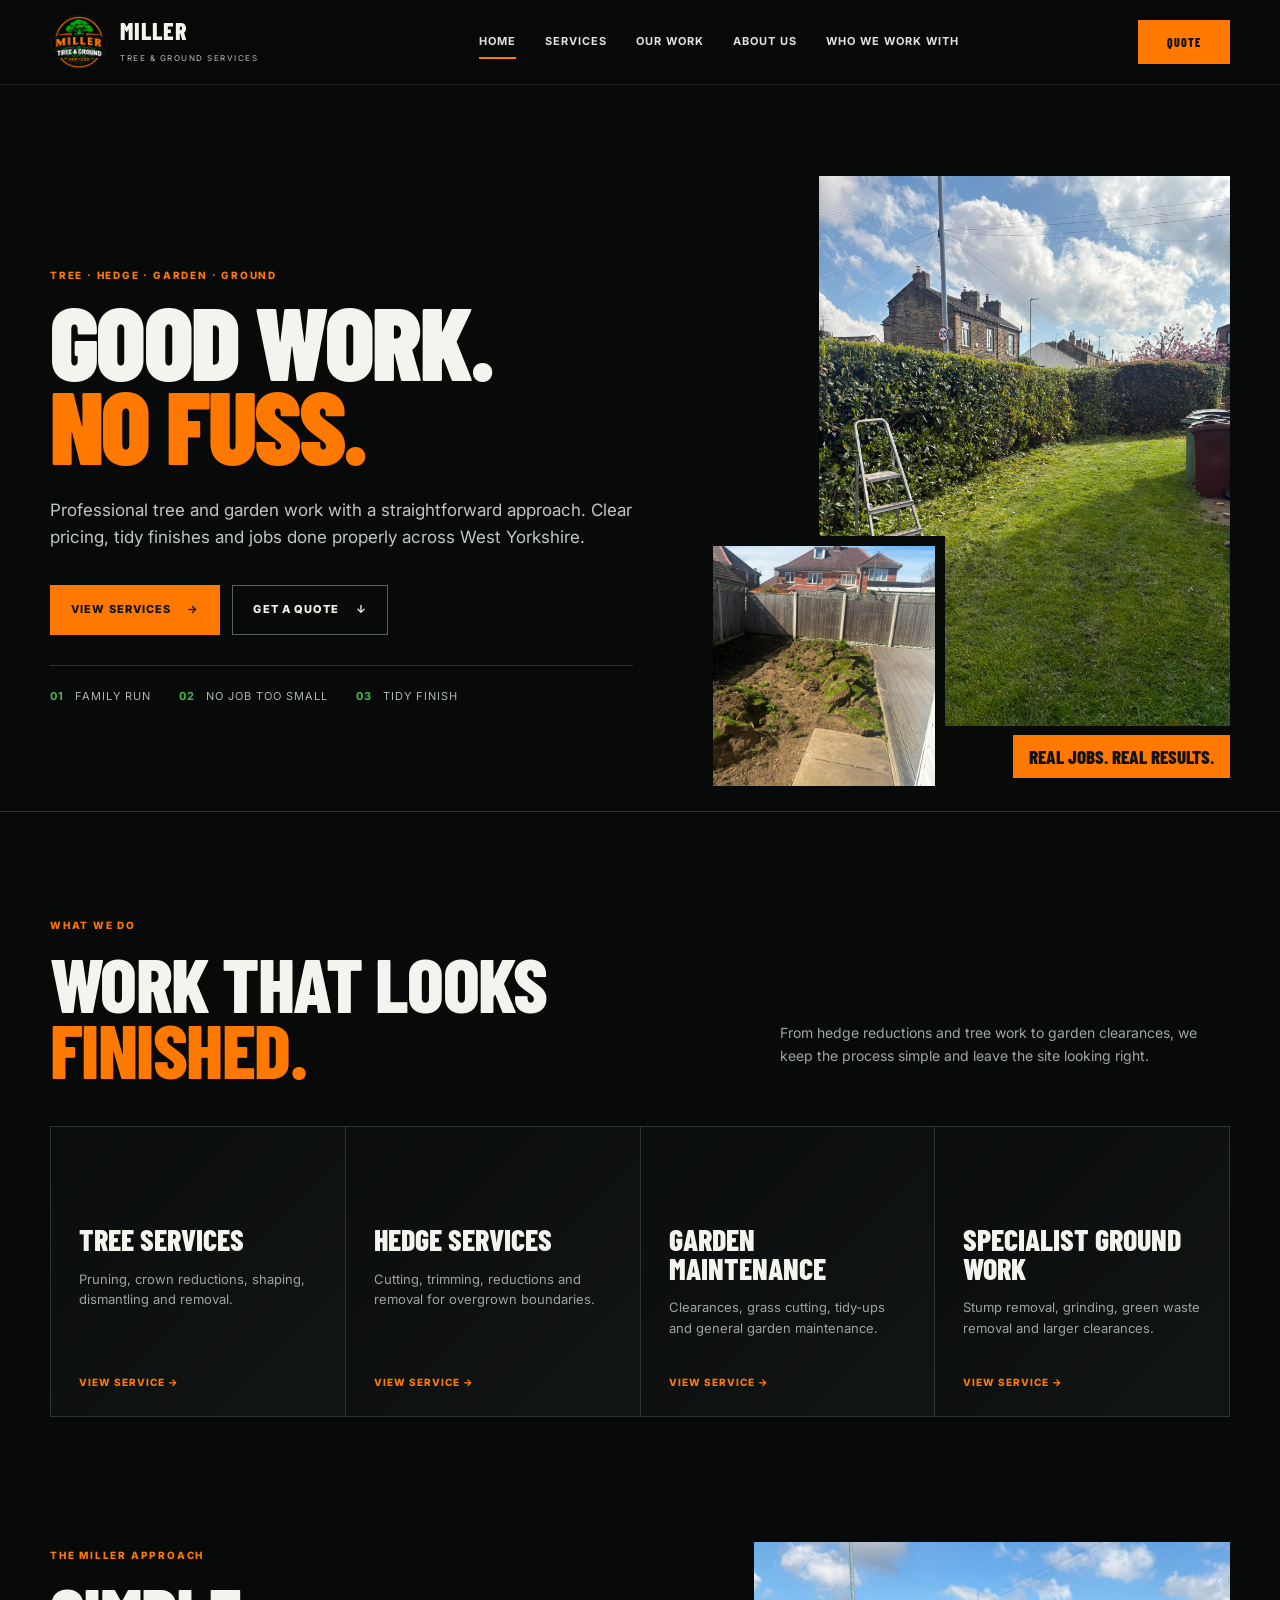
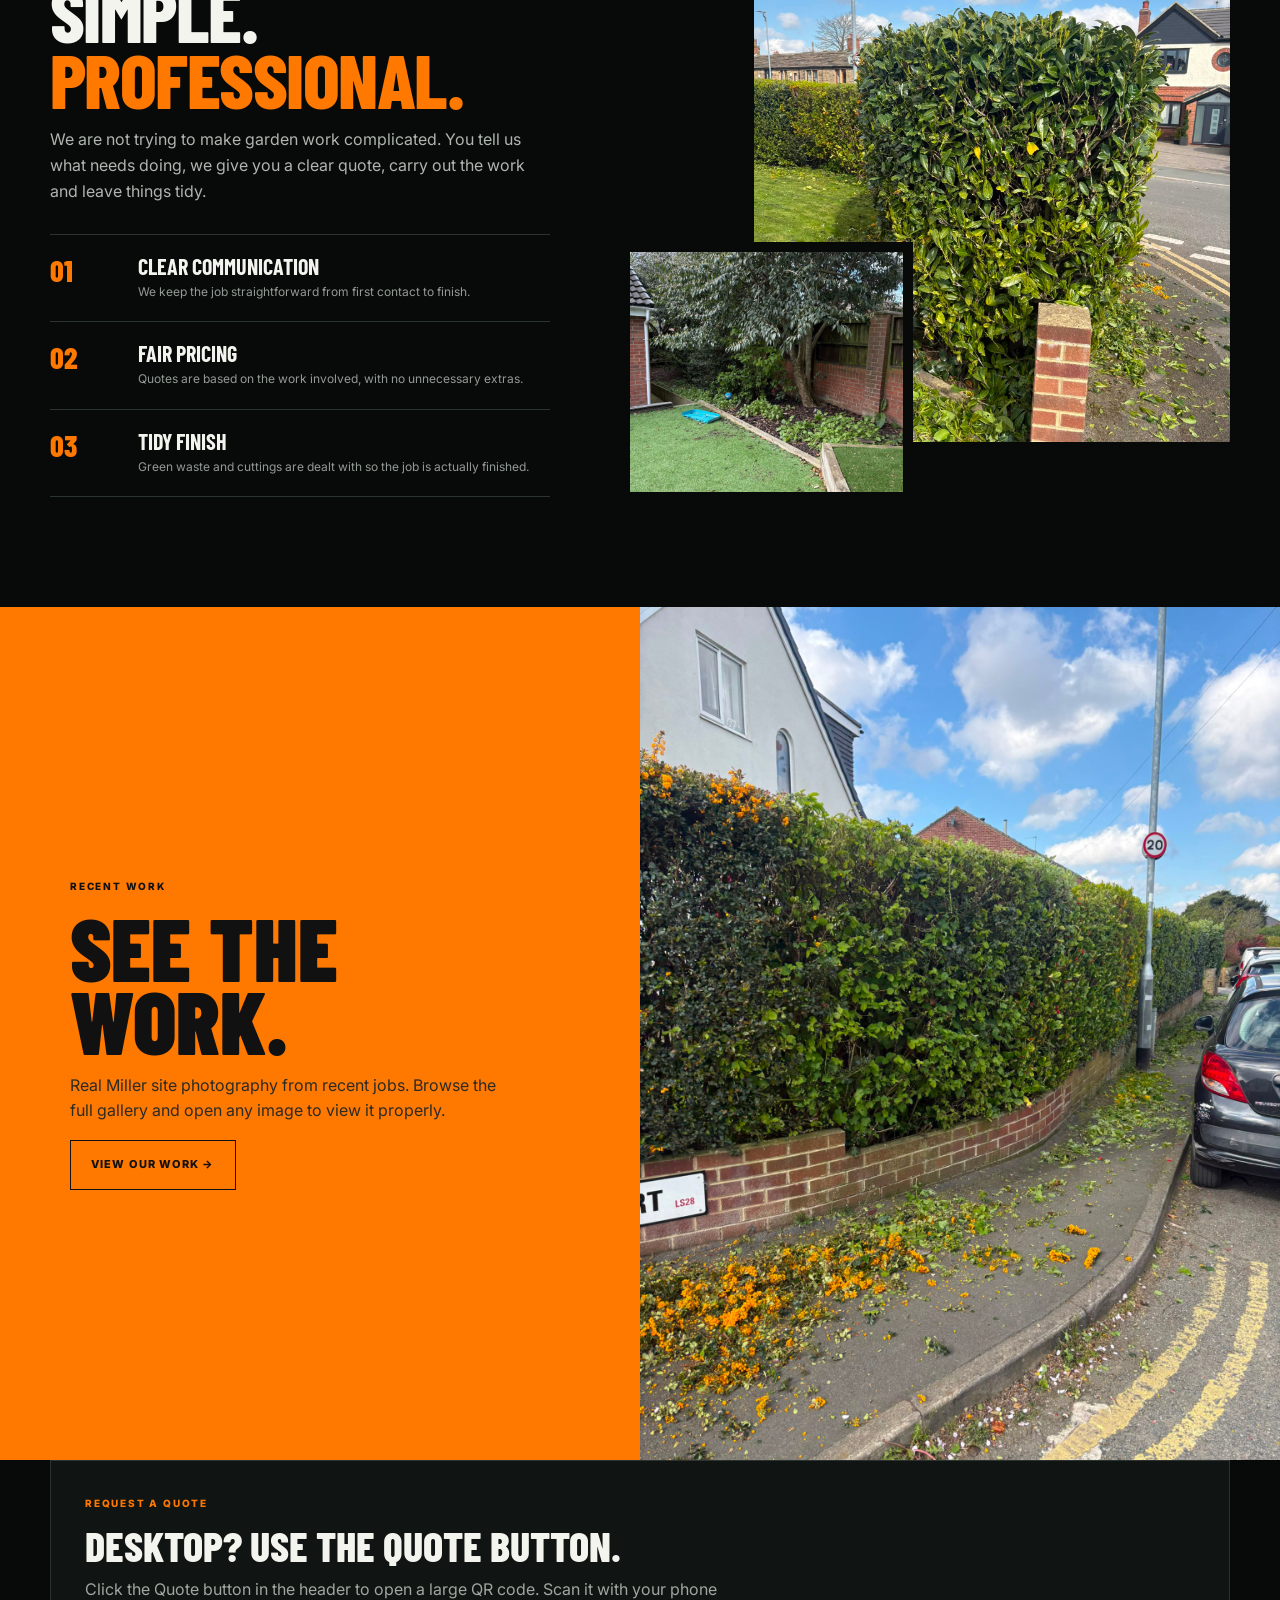
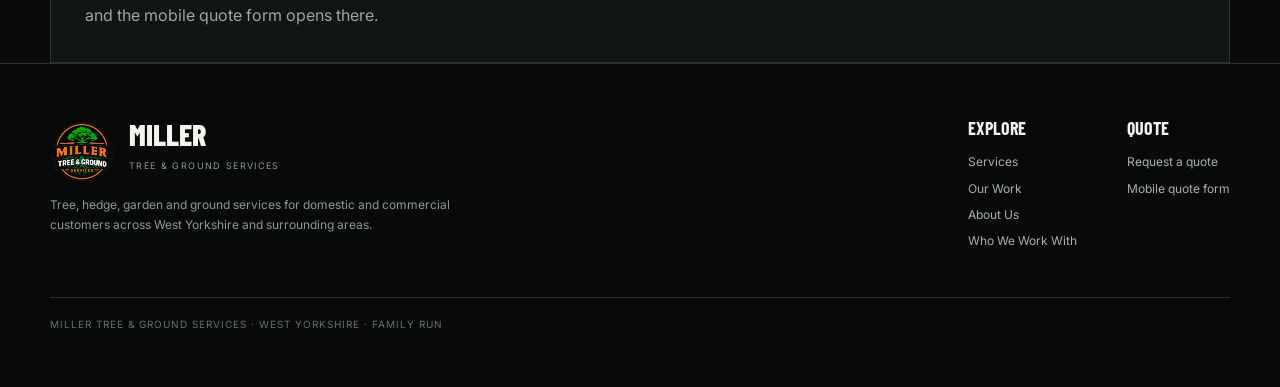
<file: index.html>
<!doctype html><html lang="en"><head><meta charset="utf-8"><meta name="viewport" content="width=device-width,initial-scale=1"><meta name="description" content="Miller Tree & Ground Services — professional tree, hedge, garden and ground services across West Yorkshire."><title>Miller Tree & Ground Services | West Yorkshire</title><link rel="icon" href="images/logo.png"><link rel="stylesheet" href="style.css"></head><body><header class="site-header"><div class="wrap nav"><a class="brand" href="index.html"><img src="images/logo.png" alt="Miller Tree & Ground Services logo"><span><strong>MILLER</strong><span>TREE & GROUND SERVICES</span></span></a><nav class="navlinks"><a href="index.html" class="active">Home</a><a href="services.html" class="">Services</a><a href="our-work.html" class="">Our Work</a><a href="about.html" class="">About Us</a><a href="who-we-work-with.html" class="">Who We Work With</a></nav><button class="quote-trigger desktop-quote" type="button" data-quote-trigger>Quote</button><button class="mobile-toggle" aria-label="Open menu" onclick="document.body.classList.toggle('menu-open')">≡</button></div><div class="mobile-nav"><a href="index.html">Home</a><a href="services.html">Services</a><a href="our-work.html">Our Work</a><a href="about.html">About Us</a><a href="who-we-work-with.html">Who We Work With</a><a href="quote.html">Get a Quote</a></div></header><main><section class="hero"><div class="wrap hero-grid"><div><div class="eyebrow">TREE · HEDGE · GARDEN · GROUND</div><h1>GOOD WORK.<span>NO FUSS.</span></h1><p class="hero-copy">Professional tree and garden work with a straightforward approach. Clear pricing, tidy finishes and jobs done properly across West Yorkshire.</p><div class="hero-actions"><a class="btn btn-primary" href="services.html">View services <b>→</b></a><a class="btn btn-secondary" href="#quote">Get a quote <b>↓</b></a></div><div class="hero-meta"><span><b>01</b> Family run</span><span><b>02</b> No job too small</span><span><b>03</b> Tidy finish</span></div></div><div class="hero-photo"><img class="hero-photo-main" src="images/IMG_4811.jpeg" alt="Freshly trimmed hedge in a garden"><img class="hero-photo-small" src="images/IMG_4781.jpeg" alt="Garden work"><div class="hero-tag">Real jobs. Real results.</div></div></div></section><div class="rule"></div>
<section class="section"><div class="wrap"><div class="section-head"><div><div class="kicker">What we do</div><h2>Work that looks <span>finished.</span></h2></div><p class="section-intro">From hedge reductions and tree work to garden clearances, we keep the process simple and leave the site looking right.</p></div><div class="services-grid"><article class="service"><h3>Tree Services</h3><p>Pruning, crown reductions, shaping, dismantling and removal.</p><a href="services.html#trees">View service →</a></article><article class="service"><h3>Hedge Services</h3><p>Cutting, trimming, reductions and removal for overgrown boundaries.</p><a href="services.html#hedges">View service →</a></article><article class="service"><h3>Garden Maintenance</h3><p>Clearances, grass cutting, tidy-ups and general garden maintenance.</p><a href="services.html#gardens">View service →</a></article><article class="service"><h3>Specialist Ground Work</h3><p>Stump removal, grinding, green waste removal and larger clearances.</p><a href="services.html#ground">View service →</a></article></div></div></section>
<section class="section" style="padding-top:20px"><div class="wrap split"><div class="copy"><div class="kicker">The Miller approach</div><h2>Simple. <span>Professional.</span></h2><p>We are not trying to make garden work complicated. You tell us what needs doing, we give you a clear quote, carry out the work and leave things tidy.</p><div class="feature-list"><div class="feature"><strong>01</strong><div><h3>Clear communication</h3><p>We keep the job straightforward from first contact to finish.</p></div></div><div class="feature"><strong>02</strong><div><h3>Fair pricing</h3><p>Quotes are based on the work involved, with no unnecessary extras.</p></div></div><div class="feature"><strong>03</strong><div><h3>Tidy finish</h3><p>Green waste and cuttings are dealt with so the job is actually finished.</p></div></div></div></div><div class="image-stack"><img src="images/IMG_4814.jpeg" alt="Neatly reduced hedge beside a garden wall"><img src="images/IMG_4797.jpeg" alt="Garden work"></div></div></section>
<section class="work-banner"><div class="work-copy"><div class="kicker">Recent work</div><h2>See the<br>work.</h2><p>Real Miller site photography from recent jobs. Browse the full gallery and open any image to view it properly.</p><a class="btn" href="our-work.html" style="width:max-content;border-color:#111">View our work →</a></div><div class="work-image"><img src="images/IMG_4817.jpeg" alt="Freshly trimmed hedge along pavement"></div></section>
<section class="qr-section"><div class="wrap qr-box"><div><div class="kicker">Request a quote</div><h3>Desktop? Use the quote button.</h3><p>Click the Quote button in the header to open a large QR code. Scan it with your phone and the mobile quote form opens there.</p></div></div></section>
<section id="quote" class="quote-mobile"><div class="wrap"><div class="kicker">Mobile quote form</div><h2>Tell us what you <span>need.</span></h2><p style="color:#9fa7a1;max-width:600px">For a quick quote, send over the job details below. Add photos when you contact us so we can understand the job clearly.</p><form class="quote-form"><div class="form-grid"><div class="field"><label>Name</label><input type="text" placeholder="Your name"></div><div class="field"><label>Phone</label><input type="tel" placeholder="Your number"></div><div class="field full"><label>What do you need?</label><select><option>Tree work</option><option>Hedge work</option><option>Garden maintenance</option><option>Ground clearance</option><option>Other</option></select></div><div class="field full"><label>Job details</label><textarea placeholder="Tell us about the job, access, approximate size and anything else useful."></textarea></div></div><button class="btn btn-primary form-submit" type="button">Quote request ready →</button></form></div></section></main><div class="quote-modal" id="quote-modal" aria-hidden="true"><button class="quote-modal-close" type="button" aria-label="Close quote window" data-quote-close>×</button><div class="quote-modal-inner"><div class="quote-modal-copy"><div class="kicker">Desktop quote</div><h2>Get your <span>free quote.</span></h2><p>Use your phone camera to scan the code. It opens the mobile quote form so you can send the job details from the phone you have your photos on.</p></div><div class="quote-modal-qr"><img src="assets/quote-qr.png" alt="QR code for the mobile quote form"><strong>Scan to quote</strong><small>Use your phone camera</small></div></div></div><footer class="footer"><div class="wrap footer-grid"><div><div class="footer-brand"><img src="images/logo.png" alt=""><div><strong>MILLER</strong><span>TREE & GROUND SERVICES</span></div></div><p>Tree, hedge, garden and ground services for domestic and commercial customers across West Yorkshire and surrounding areas.</p></div><div><h4>Explore</h4><a href="services.html">Services</a><a href="our-work.html">Our Work</a><a href="about.html">About Us</a><a href="who-we-work-with.html">Who We Work With</a></div><div><h4>Quote</h4><a href="quote.html">Request a quote</a><a href="index.html#quote">Mobile quote form</a></div></div><div class="wrap copyright">Miller Tree & Ground Services · West Yorkshire · Family run</div></footer><script src="site.js"></script></body></html>
</file>
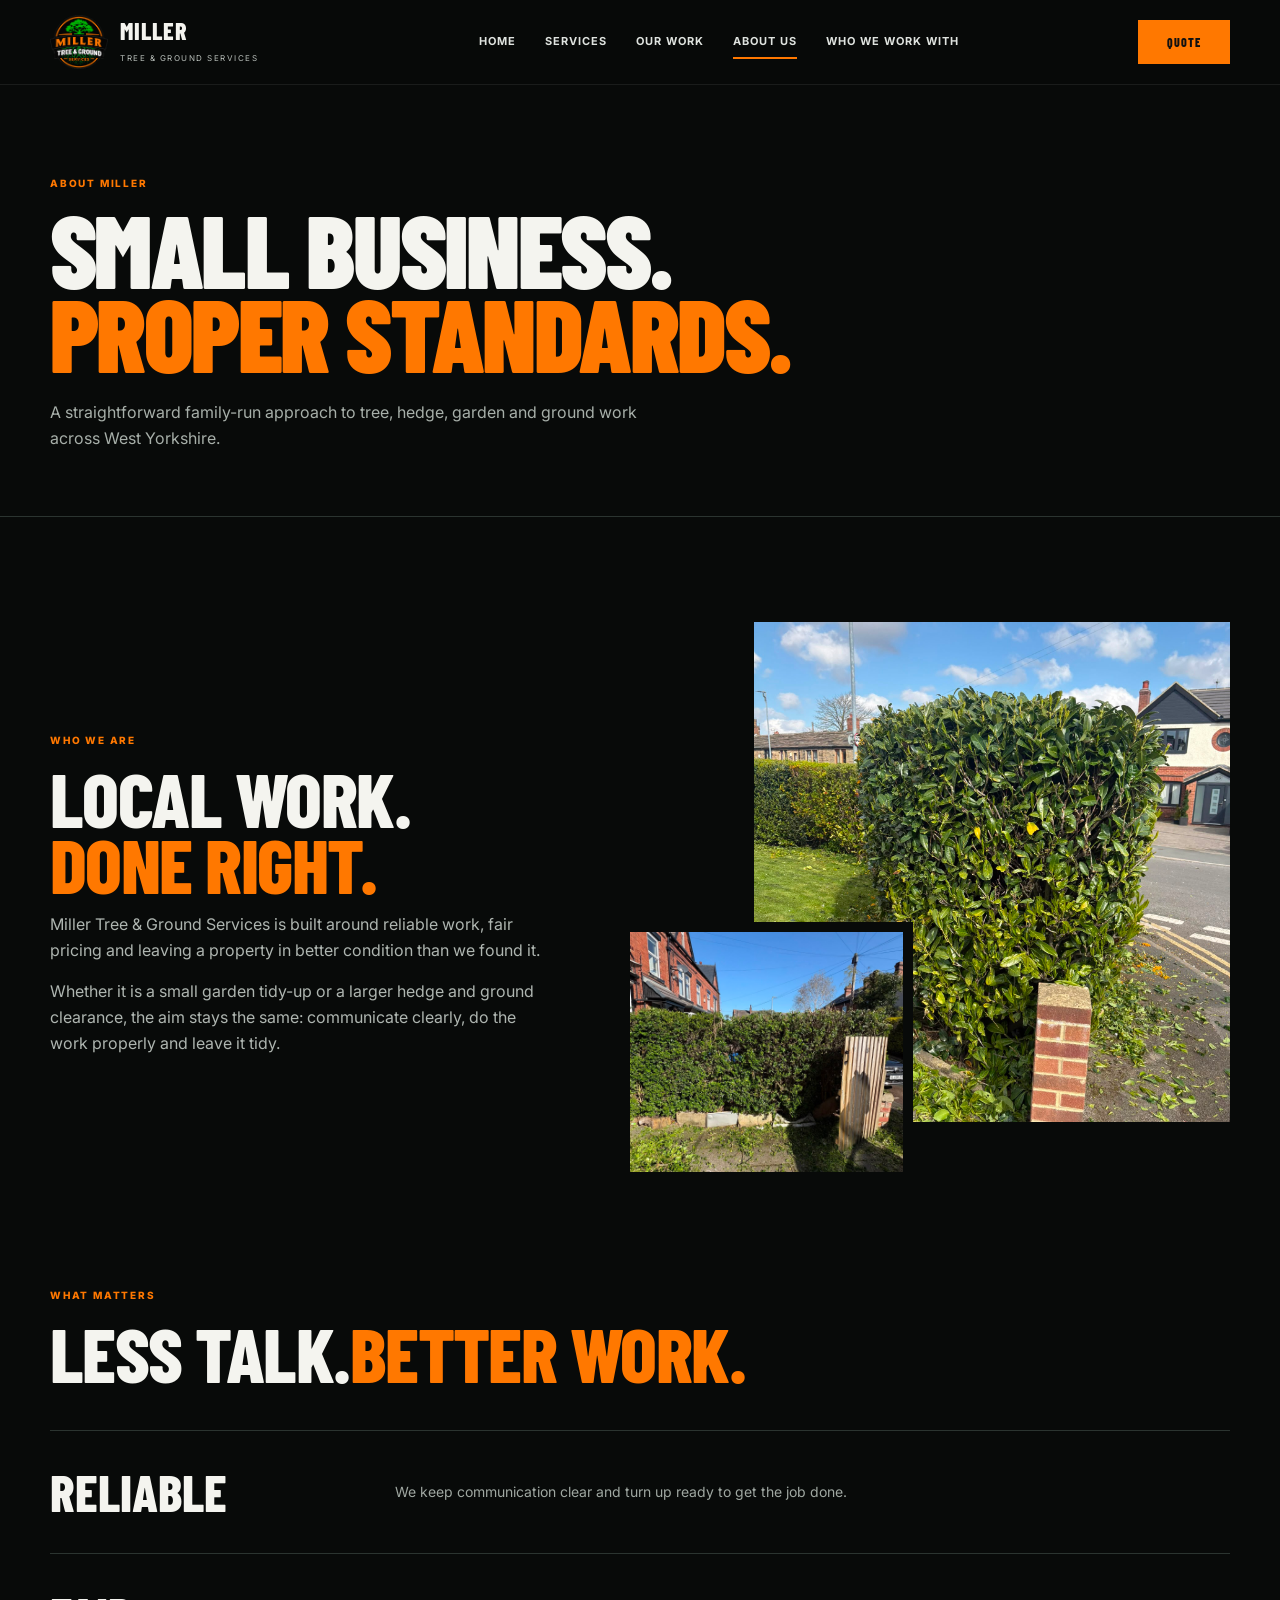
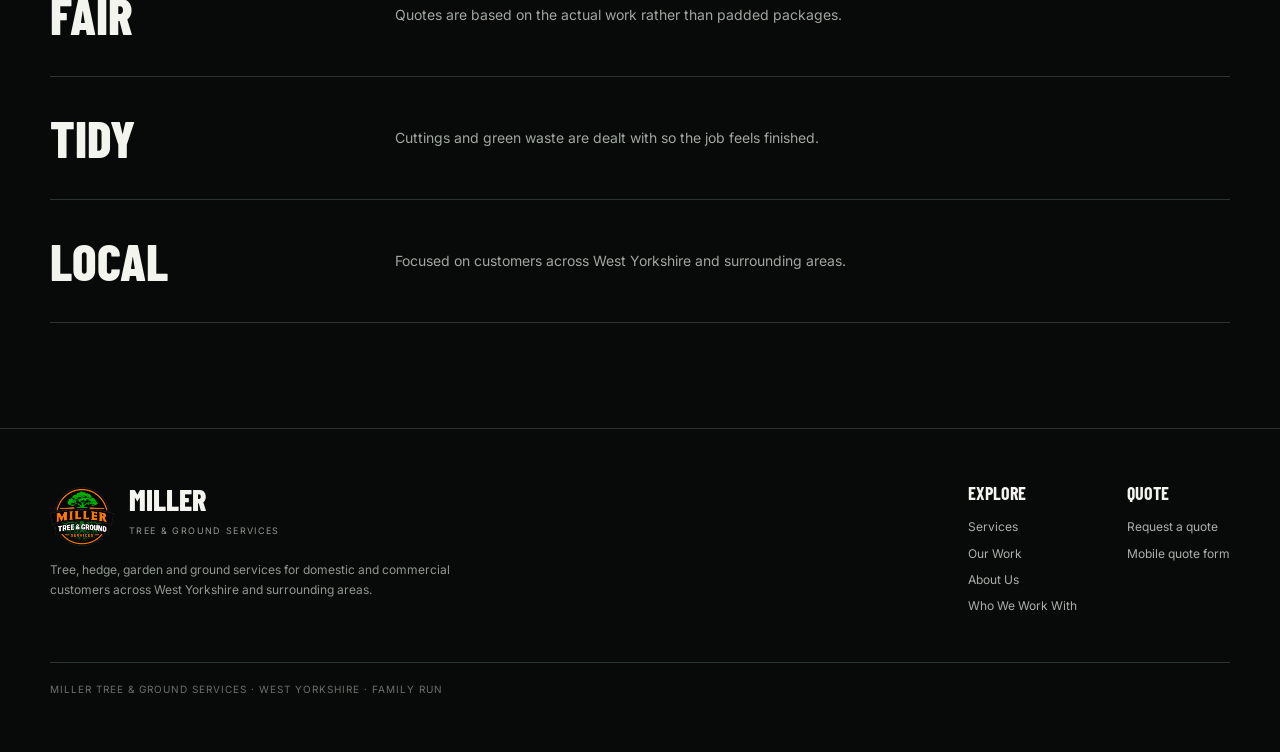
<file: about.html>
<!doctype html><html lang="en"><head><meta charset="utf-8"><meta name="viewport" content="width=device-width,initial-scale=1"><meta name="description" content="About Miller Tree & Ground Services — a straightforward family-run outdoor services business in West Yorkshire."><title>About | Miller Tree & Ground Services</title><link rel="icon" href="images/logo.png"><link rel="stylesheet" href="style.css"></head><body><header class="site-header"><div class="wrap nav"><a class="brand" href="index.html"><img src="images/logo.png" alt="Miller Tree & Ground Services logo"><span><strong>MILLER</strong><span>TREE & GROUND SERVICES</span></span></a><nav class="navlinks"><a href="index.html" class="">Home</a><a href="services.html" class="">Services</a><a href="our-work.html" class="">Our Work</a><a href="about.html" class="active">About Us</a><a href="who-we-work-with.html" class="">Who We Work With</a></nav><button class="quote-trigger desktop-quote" type="button" data-quote-trigger>Quote</button><button class="mobile-toggle" aria-label="Open menu" onclick="document.body.classList.toggle('menu-open')">≡</button></div><div class="mobile-nav"><a href="index.html">Home</a><a href="services.html">Services</a><a href="our-work.html">Our Work</a><a href="about.html">About Us</a><a href="who-we-work-with.html">Who We Work With</a><a href="quote.html">Get a Quote</a></div></header><main><section class="page-hero"><div class="wrap"><div class="kicker">About Miller</div><h1 class="page-title">Small business.<span>Proper standards.</span></h1><p>A straightforward family-run approach to tree, hedge, garden and ground work across West Yorkshire.</p></div></section><section class="section"><div class="wrap split"><div class="copy"><div class="kicker">Who we are</div><h2>Local work. <span>Done right.</span></h2><p>Miller Tree & Ground Services is built around reliable work, fair pricing and leaving a property in better condition than we found it.</p><p>Whether it is a small garden tidy-up or a larger hedge and ground clearance, the aim stays the same: communicate clearly, do the work properly and leave it tidy.</p></div><div class="image-stack"><img src="images/IMG_4814.jpeg" alt="Finished hedge work"><img src="images/IMG_4788.jpeg" alt="Garden work"></div></div></section><section class="section" style="padding-top:0"><div class="wrap"><div class="section-head"><div><div class="kicker">What matters</div><h2>Less talk.<span>Better work.</span></h2></div></div><div class="service-list"><article class="service-row"><h3>Reliable</h3><p>We keep communication clear and turn up ready to get the job done.</p></article><article class="service-row"><h3>Fair</h3><p>Quotes are based on the actual work rather than padded packages.</p></article><article class="service-row"><h3>Tidy</h3><p>Cuttings and green waste are dealt with so the job feels finished.</p></article><article class="service-row"><h3>Local</h3><p>Focused on customers across West Yorkshire and surrounding areas.</p></article></div></div></section></main><div class="quote-modal" id="quote-modal" aria-hidden="true"><button class="quote-modal-close" type="button" aria-label="Close quote window" data-quote-close>×</button><div class="quote-modal-inner"><div class="quote-modal-copy"><div class="kicker">Desktop quote</div><h2>Get your <span>free quote.</span></h2><p>Use your phone camera to scan the code. It opens the mobile quote form so you can send the job details from the phone you have your photos on.</p></div><div class="quote-modal-qr"><img src="assets/quote-qr.png" alt="QR code for the mobile quote form"><strong>Scan to quote</strong><small>Use your phone camera</small></div></div></div><footer class="footer"><div class="wrap footer-grid"><div><div class="footer-brand"><img src="images/logo.png" alt=""><div><strong>MILLER</strong><span>TREE & GROUND SERVICES</span></div></div><p>Tree, hedge, garden and ground services for domestic and commercial customers across West Yorkshire and surrounding areas.</p></div><div><h4>Explore</h4><a href="services.html">Services</a><a href="our-work.html">Our Work</a><a href="about.html">About Us</a><a href="who-we-work-with.html">Who We Work With</a></div><div><h4>Quote</h4><a href="quote.html">Request a quote</a><a href="index.html#quote">Mobile quote form</a></div></div><div class="wrap copyright">Miller Tree & Ground Services · West Yorkshire · Family run</div></footer><script src="site.js"></script></body></html>
</file>
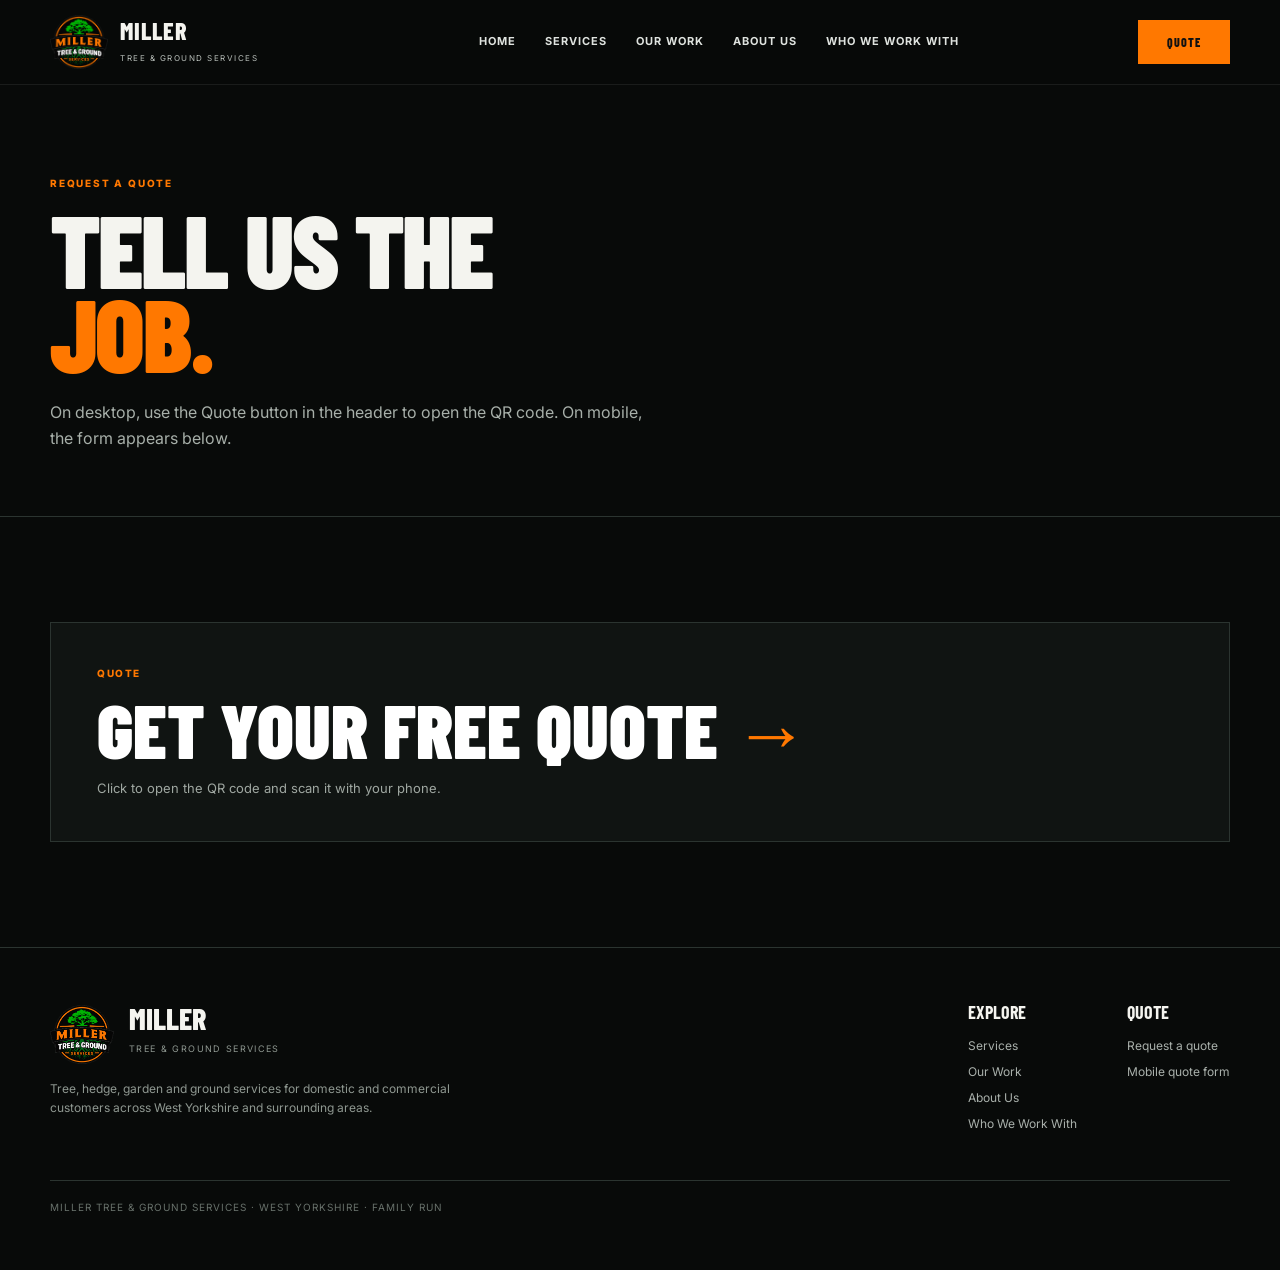
<file: quote.html>
<!doctype html><html lang="en"><head><meta charset="utf-8"><meta name="viewport" content="width=device-width,initial-scale=1"><meta name="description" content="Request a quote from Miller Tree & Ground Services."><title>Get a Quote | Miller Tree & Ground Services</title><link rel="icon" href="images/logo.png"><link rel="stylesheet" href="style.css"></head><body><header class="site-header"><div class="wrap nav"><a class="brand" href="index.html"><img src="images/logo.png" alt="Miller Tree & Ground Services logo"><span><strong>MILLER</strong><span>TREE & GROUND SERVICES</span></span></a><nav class="navlinks"><a href="index.html" class="">Home</a><a href="services.html" class="">Services</a><a href="our-work.html" class="">Our Work</a><a href="about.html" class="">About Us</a><a href="who-we-work-with.html" class="">Who We Work With</a></nav><button class="quote-trigger desktop-quote" type="button" data-quote-trigger>Quote</button><button class="mobile-toggle" aria-label="Open menu" onclick="document.body.classList.toggle('menu-open')">≡</button></div><div class="mobile-nav"><a href="index.html">Home</a><a href="services.html">Services</a><a href="our-work.html">Our Work</a><a href="about.html">About Us</a><a href="who-we-work-with.html">Who We Work With</a><a href="quote.html">Get a Quote</a></div></header><main><section class="page-hero"><div class="wrap"><div class="kicker">Request a quote</div><h1 class="page-title">Tell us the <span>job.</span></h1><p>On desktop, use the Quote button in the header to open the QR code. On mobile, the form appears below.</p></div></section><section class="section quote-desktop"><div class="wrap"><button class="desktop-quote-card" type="button" data-quote-trigger><span class="desktop-quote-card-label">QUOTE</span><strong>Get your free quote <b>→</b></strong><small>Click to open the QR code and scan it with your phone.</small></button></div></section><section class="quote-mobile" id="quote-form"><div class="wrap"><div class="kicker">Mobile quote form</div><h2>Job <span>details.</span></h2><form class="quote-form"><div class="form-grid"><div class="field"><label>Name <span class="required">*</span></label><input id="quote-name" type="text" placeholder="Your name" required></div><div class="field"><label>Phone <span class="required">*</span></label><input id="quote-phone" type="tel" placeholder="e.g. 07123 456789" required></div><div class="field"><label>Email</label><input id="quote-email" type="email" placeholder="Your email"></div><div class="field"><label>What do you need? <span class="required">*</span></label><select id="quote-service" required><option value="" selected disabled>Select a service</option><option>Tree work</option><option>Hedge work</option><option>Garden maintenance</option><option>Ground clearance</option><option>Other</option></select></div><div class="field"><label>Job location / postcode <span class="required">*</span></label><input id="quote-location" type="text" placeholder="e.g. Leeds, LS12" required></div><div class="field full"><label>Tell us about the job <span class="required">*</span></label><textarea id="quote-details" placeholder="Tell us what you need doing. Include anything useful about the job, access, trees, hedges, garden size, etc." required></textarea></div></div><div class="got-photos"><div class="got-photos-icon" aria-hidden="true">▣</div><div><strong>Got photos?</strong><p>After WhatsApp opens, attach photos of the job to your message.</p></div></div><button class="btn whatsapp-submit form-submit" type="submit">SEND QUOTE VIA WHATSAPP <span>→</span></button><p class="whatsapp-note">Your enquiry will open in WhatsApp ready for you to review and send.</p></form></div></section></main><div class="quote-modal" id="quote-modal" aria-hidden="true"><button class="quote-modal-close" type="button" aria-label="Close quote window" data-quote-close>×</button><div class="quote-modal-inner"><div class="quote-modal-copy"><div class="kicker">Desktop quote</div><h2>Get your <span>free quote.</span></h2><p>Use your phone camera to scan the code. It opens the mobile quote form so you can send the job details from the phone you have your photos on.</p></div><div class="quote-modal-qr"><img src="assets/quote-qr.png" alt="QR code for the mobile quote form"><strong>Scan to quote</strong><small>Use your phone camera</small></div></div></div><footer class="footer"><div class="wrap footer-grid"><div><div class="footer-brand"><img src="images/logo.png" alt=""><div><strong>MILLER</strong><span>TREE & GROUND SERVICES</span></div></div><p>Tree, hedge, garden and ground services for domestic and commercial customers across West Yorkshire and surrounding areas.</p></div><div><h4>Explore</h4><a href="services.html">Services</a><a href="our-work.html">Our Work</a><a href="about.html">About Us</a><a href="who-we-work-with.html">Who We Work With</a></div><div><h4>Quote</h4><a href="quote.html">Request a quote</a><a href="index.html#quote">Mobile quote form</a></div></div><div class="wrap copyright">Miller Tree & Ground Services · West Yorkshire · Family run</div></footer><script src="site.js"></script></body></html>
</file>
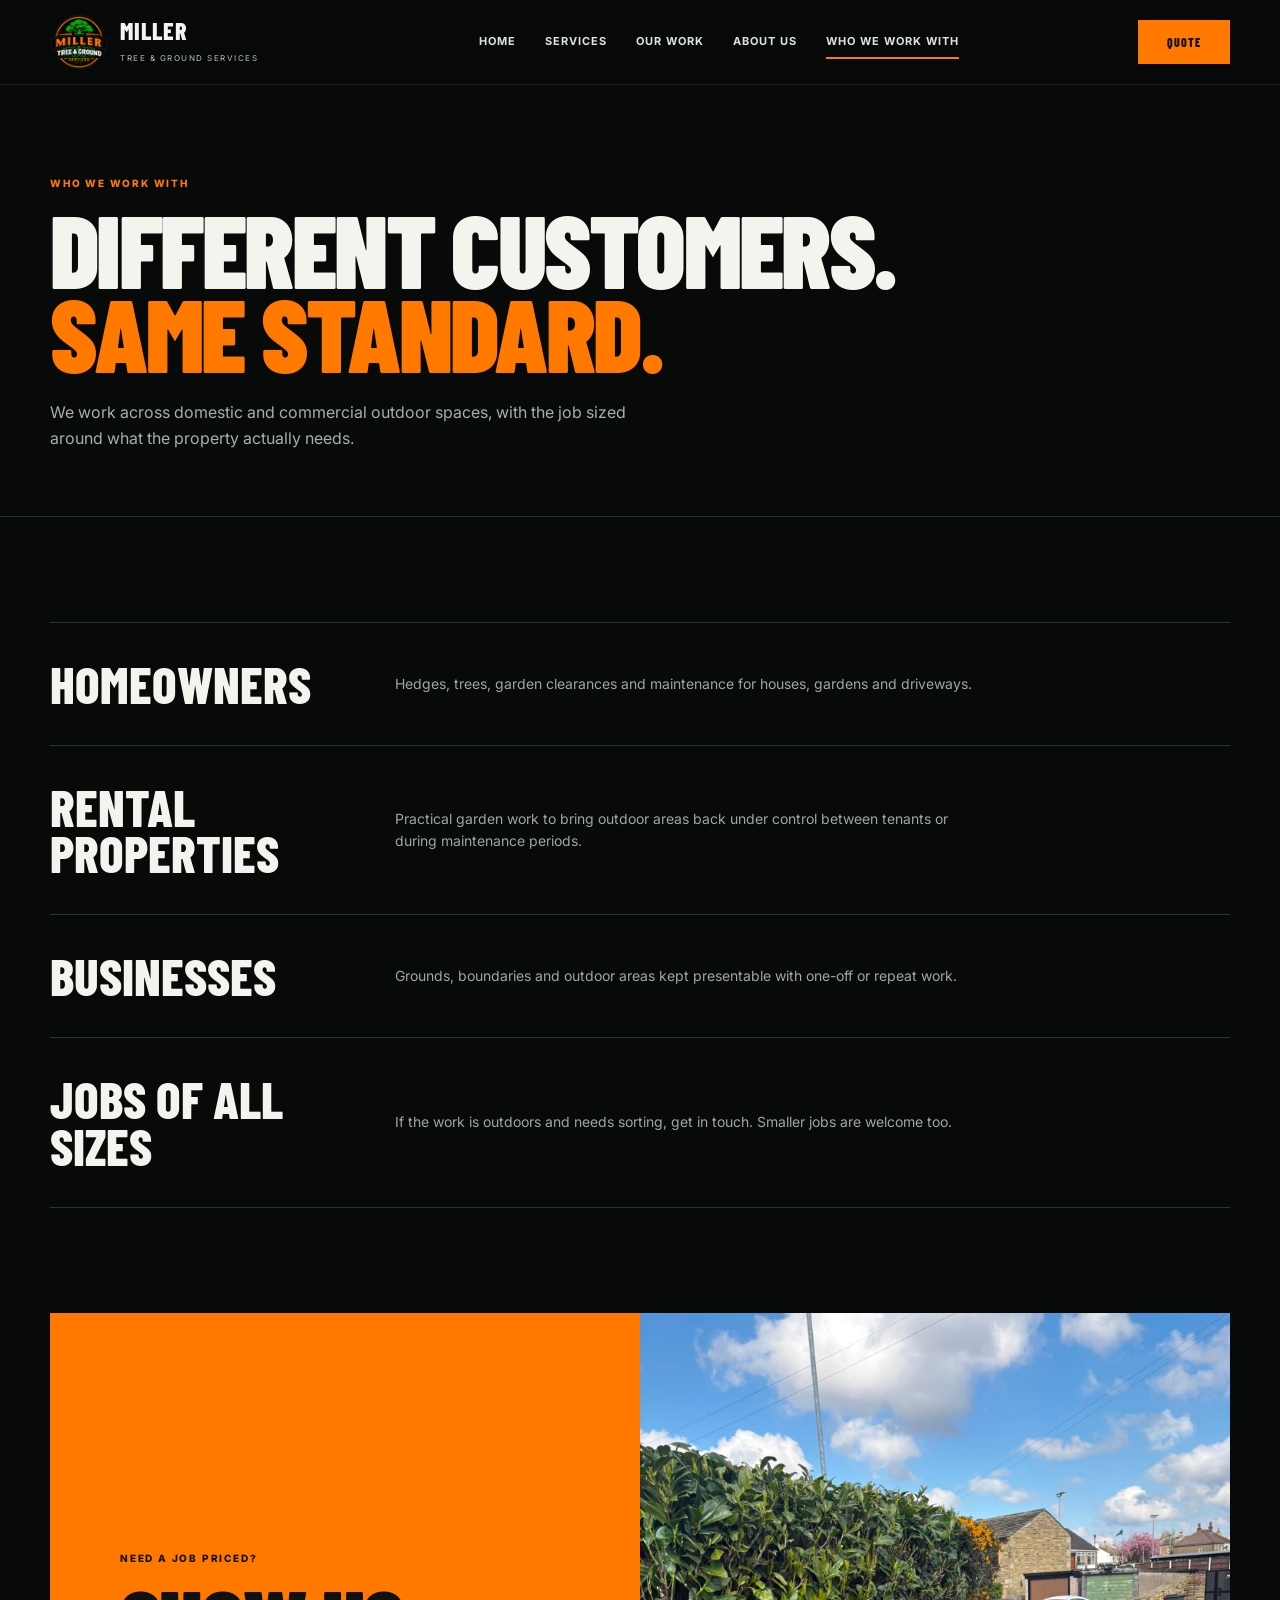
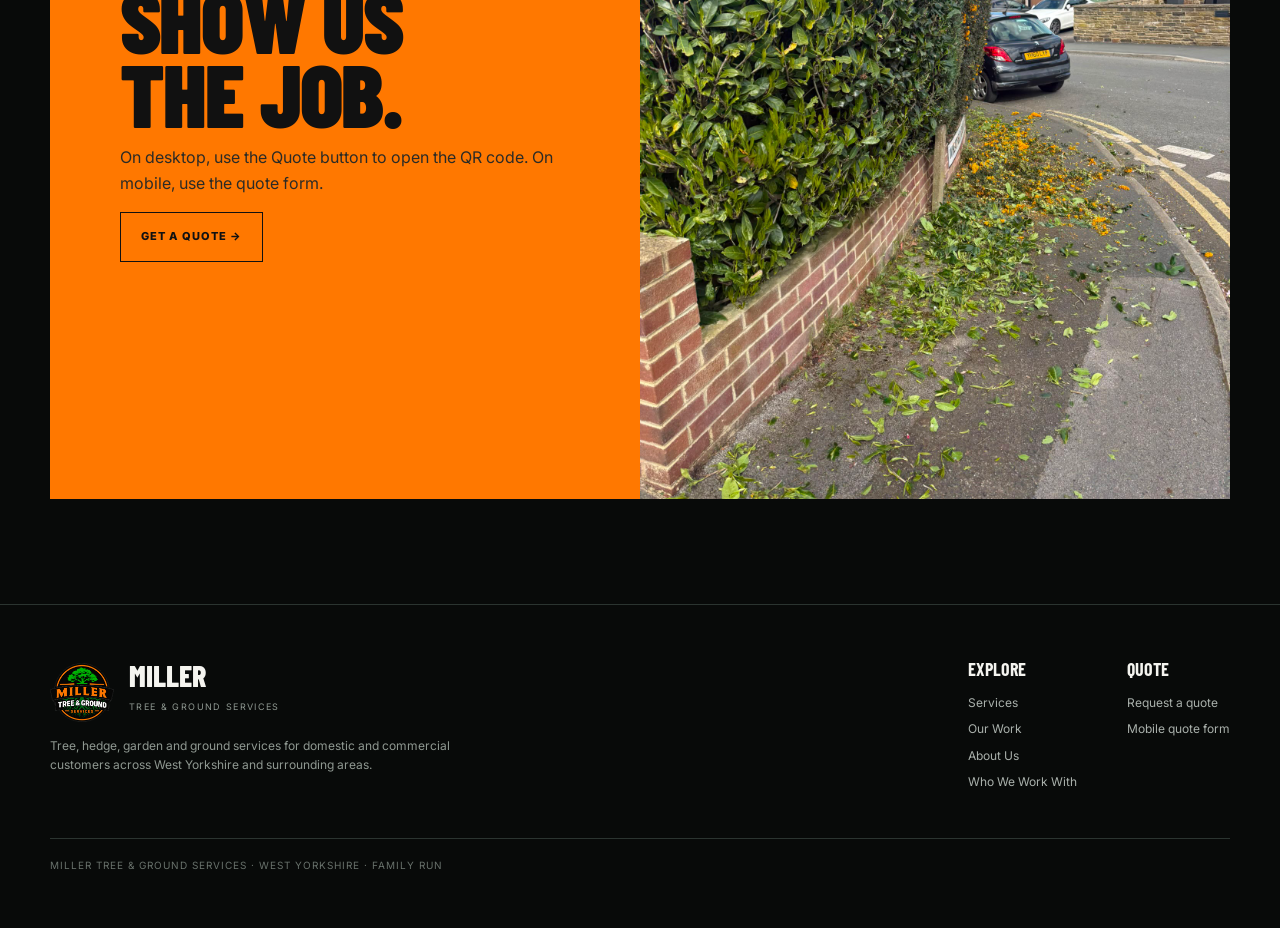
<file: who-we-work-with.html>
<!doctype html><html lang="en"><head><meta charset="utf-8"><meta name="viewport" content="width=device-width,initial-scale=1"><meta name="description" content="Who Miller Tree & Ground Services works with across domestic and commercial outdoor spaces."><title>Who We Work With | Miller Tree & Ground Services</title><link rel="icon" href="images/logo.png"><link rel="stylesheet" href="style.css"></head><body><header class="site-header"><div class="wrap nav"><a class="brand" href="index.html"><img src="images/logo.png" alt="Miller Tree & Ground Services logo"><span><strong>MILLER</strong><span>TREE & GROUND SERVICES</span></span></a><nav class="navlinks"><a href="index.html" class="">Home</a><a href="services.html" class="">Services</a><a href="our-work.html" class="">Our Work</a><a href="about.html" class="">About Us</a><a href="who-we-work-with.html" class="active">Who We Work With</a></nav><button class="quote-trigger desktop-quote" type="button" data-quote-trigger>Quote</button><button class="mobile-toggle" aria-label="Open menu" onclick="document.body.classList.toggle('menu-open')">≡</button></div><div class="mobile-nav"><a href="index.html">Home</a><a href="services.html">Services</a><a href="our-work.html">Our Work</a><a href="about.html">About Us</a><a href="who-we-work-with.html">Who We Work With</a><a href="quote.html">Get a Quote</a></div></header><main><section class="page-hero"><div class="wrap"><div class="kicker">Who we work with</div><h1 class="page-title">Different customers.<span>Same standard.</span></h1><p>We work across domestic and commercial outdoor spaces, with the job sized around what the property actually needs.</p></div></section><section class="section"><div class="wrap"><div class="service-list"><article class="service-row"><h3>Homeowners</h3><p>Hedges, trees, garden clearances and maintenance for houses, gardens and driveways.</p></article><article class="service-row"><h3>Rental properties</h3><p>Practical garden work to bring outdoor areas back under control between tenants or during maintenance periods.</p></article><article class="service-row"><h3>Businesses</h3><p>Grounds, boundaries and outdoor areas kept presentable with one-off or repeat work.</p></article><article class="service-row"><h3>Jobs of all sizes</h3><p>If the work is outdoors and needs sorting, get in touch. Smaller jobs are welcome too.</p></article></div></div></section><section class="section" style="padding-top:0"><div class="wrap"><div class="work-banner"><div class="work-copy"><div class="kicker">Need a job priced?</div><h2>Show us<br>the job.</h2><p>On desktop, use the Quote button to open the QR code. On mobile, use the quote form.</p><a class="btn" href="quote.html" style="width:max-content;border-color:#111">Get a quote →</a></div><div class="work-image"><img src="images/IMG_4815.jpeg" alt="Finished hedge work"></div></div></div></section></main><div class="quote-modal" id="quote-modal" aria-hidden="true"><button class="quote-modal-close" type="button" aria-label="Close quote window" data-quote-close>×</button><div class="quote-modal-inner"><div class="quote-modal-copy"><div class="kicker">Desktop quote</div><h2>Get your <span>free quote.</span></h2><p>Use your phone camera to scan the code. It opens the mobile quote form so you can send the job details from the phone you have your photos on.</p></div><div class="quote-modal-qr"><img src="assets/quote-qr.png" alt="QR code for the mobile quote form"><strong>Scan to quote</strong><small>Use your phone camera</small></div></div></div><footer class="footer"><div class="wrap footer-grid"><div><div class="footer-brand"><img src="images/logo.png" alt=""><div><strong>MILLER</strong><span>TREE & GROUND SERVICES</span></div></div><p>Tree, hedge, garden and ground services for domestic and commercial customers across West Yorkshire and surrounding areas.</p></div><div><h4>Explore</h4><a href="services.html">Services</a><a href="our-work.html">Our Work</a><a href="about.html">About Us</a><a href="who-we-work-with.html">Who We Work With</a></div><div><h4>Quote</h4><a href="quote.html">Request a quote</a><a href="index.html#quote">Mobile quote form</a></div></div><div class="wrap copyright">Miller Tree & Ground Services · West Yorkshire · Family run</div></footer><script src="site.js"></script></body></html>
</file>
<file: style.css>
@import url('https://fonts.googleapis.com/css2?family=Barlow+Condensed:wght@500;600;700;800;900&family=Inter:wght@400;500;600;700&display=swap');
:root{--bg:#080a09;--panel:#101412;--panel2:#151a18;--text:#f4f4ef;--muted:#a7ada8;--orange:#ff7800;--green:#48b94a;--line:#2b3430;--max:1180px}
*{box-sizing:border-box}html{scroll-behavior:smooth}body{margin:0;background:var(--bg);color:var(--text);font-family:Inter,Arial,sans-serif;line-height:1.6}body.modal-open{overflow:hidden}img{max-width:100%;display:block}a{color:inherit;text-decoration:none}button,input,textarea,select{font:inherit}.wrap{width:min(var(--max),calc(100% - 48px));margin:auto}
.site-header{position:sticky;top:0;z-index:100;background:rgba(8,10,9,.96);backdrop-filter:blur(16px);border-bottom:1px solid rgba(255,255,255,.08)}
.nav{min-height:84px;display:grid;grid-template-columns:250px 1fr auto;align-items:center;gap:24px}.brand{display:flex;align-items:center;gap:12px}.brand img{width:58px;height:58px;object-fit:contain}.brand strong{font:800 24px/1 'Barlow Condensed';letter-spacing:.04em}.brand span span{display:block;font-size:8px;letter-spacing:.19em;color:#b8beb9;margin-top:4px}.navlinks{display:flex;justify-content:center;gap:29px}.navlinks a{font-size:11px;font-weight:700;letter-spacing:.09em;text-transform:uppercase;color:#dfe3df;position:relative;padding:31px 0}.navlinks a:after{content:'';position:absolute;left:0;right:100%;bottom:23px;height:2px;background:var(--orange);transition:.25s}.navlinks a:hover:after,.navlinks a.active:after{right:0}
.quote-trigger{display:inline-flex;align-items:center;justify-content:center;min-width:92px;height:44px;padding:0 18px;background:var(--orange);color:#10110f;border:1px solid var(--orange);font:800 12px/1 'Barlow Condensed';letter-spacing:.08em;text-transform:uppercase;cursor:pointer;transition:.2s}.quote-trigger:hover{background:#ff8b24;border-color:#ff8b24}.mobile-toggle{display:none;background:none;border:0;color:white;font-size:29px;line-height:1;cursor:pointer}
.hero{padding:76px 0 0;position:relative;overflow:hidden}.hero-grid{display:grid;grid-template-columns:1.05fr .95fr;gap:70px;align-items:center;min-height:650px}.eyebrow,.kicker{font-size:10px;font-weight:800;letter-spacing:.18em;text-transform:uppercase;color:var(--orange);margin-bottom:16px}.hero h1,.page-title{font:900 clamp(64px,8vw,118px)/.82 'Barlow Condensed';letter-spacing:-.025em;text-transform:uppercase;margin:0}.hero h1 span,.page-title span{color:var(--orange);display:block}.hero-copy{max-width:610px;margin-top:30px;color:#c0c6c2;font-size:17px}.hero-actions{display:flex;gap:12px;margin-top:34px}.btn{display:inline-flex;align-items:center;gap:16px;padding:15px 20px;border:1px solid #55615a;font-size:11px;font-weight:800;letter-spacing:.1em;text-transform:uppercase;cursor:pointer}.btn-primary{background:var(--orange);border-color:var(--orange);color:#111}.btn-secondary:hover{border-color:var(--orange);color:var(--orange)}.hero-meta{display:flex;gap:28px;margin-top:30px;padding-top:22px;border-top:1px solid var(--line);color:#aeb5b0;font-size:11px;text-transform:uppercase;letter-spacing:.09em}.hero-meta b{color:var(--green);margin-right:7px}.hero-photo{position:relative;min-height:620px}.hero-photo-main{position:absolute;right:0;top:0;width:78%;height:550px;object-fit:cover;filter:saturate(.9)}.hero-photo-small{position:absolute;left:0;bottom:0;width:46%;height:260px;object-fit:cover;border:10px solid var(--bg)}.hero-tag{position:absolute;right:0;bottom:18px;background:var(--orange);color:#111;padding:12px 16px;font:800 19px/1 'Barlow Condensed';text-transform:uppercase}.rule{height:1px;background:var(--line)}
.section{padding:105px 0}.section-head{display:flex;justify-content:space-between;align-items:end;gap:30px;margin-bottom:45px}.section h2{font:800 clamp(46px,6vw,78px)/.86 'Barlow Condensed';text-transform:uppercase;margin:0;letter-spacing:-.02em}.section h2 span{color:var(--orange)}.section-intro{max-width:450px;color:#9fa7a1;font-size:14px}
.services-grid{display:grid;grid-template-columns:repeat(4,1fr);border-top:1px solid var(--line);border-left:1px solid var(--line)}.service{min-height:290px;padding:28px;border-right:1px solid var(--line);border-bottom:1px solid var(--line);position:relative;background:linear-gradient(135deg,#0b0d0d,#111514)}.service h3{font:800 30px/.95 'Barlow Condensed';text-transform:uppercase;margin:70px 0 15px}.service p{color:#9ca59f;font-size:13px;max-width:240px}.service a{position:absolute;bottom:26px;color:var(--orange);font-size:10px;font-weight:800;text-transform:uppercase;letter-spacing:.1em}
.split{display:grid;grid-template-columns:.9fr 1.1fr;gap:70px;align-items:center}.copy p{color:#aeb5b0;max-width:560px}.feature-list{margin-top:30px;border-top:1px solid var(--line)}.feature{display:grid;grid-template-columns:70px 1fr;gap:18px;padding:20px 0;border-bottom:1px solid var(--line)}.feature strong{font:800 30px/1 'Barlow Condensed';color:var(--orange)}.feature h3{margin:0 0 5px;font:700 22px/1 'Barlow Condensed';text-transform:uppercase}.feature p{margin:0;font-size:12px;color:#929a95}.image-stack{position:relative;height:560px}.image-stack img:first-child{width:78%;height:500px;object-fit:cover;margin-left:auto}.image-stack img:last-child{position:absolute;left:0;bottom:0;width:48%;height:260px;object-fit:cover;border:10px solid var(--bg)}
.work-banner{display:grid;grid-template-columns:1fr 1fr;min-height:520px}.work-copy{background:var(--orange);color:#111;padding:70px;display:flex;flex-direction:column;justify-content:center}.work-copy .kicker{color:#111}.work-copy h2{font:900 clamp(56px,7vw,90px)/.82 'Barlow Condensed';text-transform:uppercase;margin:0}.work-copy p{max-width:450px;color:#2b2b26}.work-image{min-height:520px}.work-image img{width:100%;height:100%;object-fit:cover}
.page-hero{padding:90px 0 65px;border-bottom:1px solid var(--line)}.page-hero p{max-width:600px;color:#a7afa9;margin:25px 0 0}
/* Services: editorial list, not chunky cards */
.service-list{border-top:1px solid var(--line)}.service-row{display:grid;grid-template-columns:300px 1fr auto;gap:45px;align-items:center;padding:38px 0;border-bottom:1px solid var(--line)}.service-row h3{font:800 clamp(34px,4vw,55px)/.9 'Barlow Condensed';text-transform:uppercase;margin:0}.service-row p{margin:0;color:#9fa7a1;max-width:580px;font-size:14px}.service-row a{font-size:10px;font-weight:800;letter-spacing:.12em;text-transform:uppercase;color:var(--orange);white-space:nowrap}
.detail-grid{display:grid;grid-template-columns:1fr 1fr;gap:1px;background:var(--line);border:1px solid var(--line)}.detail{background:var(--panel);padding:36px;min-height:330px}.detail h3{font:800 38px/.9 'Barlow Condensed';text-transform:uppercase;margin:80px 0 15px}.detail p{color:#9ca59f;font-size:13px;max-width:430px}
/* Gallery */
.gallery-intro{display:flex;justify-content:space-between;align-items:end;gap:25px;margin-bottom:20px}.gallery-note{font-size:10px;letter-spacing:.12em;text-transform:uppercase;color:#a4aca6}.gallery{display:grid;grid-template-columns:repeat(3,1fr);gap:12px}.gallery img{width:100%;height:300px;object-fit:cover;cursor:pointer;transition:transform .25s,opacity .25s}.gallery img:hover{transform:scale(.985);opacity:.88}.gallery .wide{grid-column:span 2}.lightbox{position:fixed;inset:0;background:rgba(4,5,5,.97);z-index:500;display:none;align-items:center;justify-content:center;padding:40px}.lightbox.is-open{display:flex}.lightbox-image{max-width:min(92vw,1200px);max-height:82vh;object-fit:contain}.lightbox-close,.lightbox-nav{position:absolute;border:0;background:transparent;color:#fff;cursor:pointer;font-size:28px}.lightbox-close{top:20px;right:28px;font-size:36px}.lightbox-nav{top:50%;transform:translateY(-50%);font:400 52px/1 Arial}.lightbox-prev{left:28px}.lightbox-next{right:28px}.lightbox-meta{position:absolute;left:50%;bottom:25px;transform:translateX(-50%);display:flex;gap:18px;align-items:center;color:#fff;text-transform:uppercase;letter-spacing:.12em;font-size:10px}.lightbox-swipe{color:var(--orange)}.lightbox-counter{color:#8f9892}
/* Desktop quote button -> QR modal */

.desktop-quote-card{width:100%;text-align:left;border:1px solid var(--line);background:#101412;color:#fff;padding:42px 46px;cursor:pointer;display:flex;flex-direction:column;align-items:flex-start;transition:border-color .2s,background .2s}.desktop-quote-card:hover{border-color:var(--orange);background:#121815}.desktop-quote-card-label{font-size:10px;letter-spacing:.16em;color:var(--orange);font-weight:800;text-transform:uppercase;margin-bottom:16px}.desktop-quote-card strong{font:900 clamp(48px,6vw,76px)/.85 'Barlow Condensed';text-transform:uppercase}.desktop-quote-card strong b{color:var(--orange);font-weight:900}.desktop-quote-card small{margin-top:16px;color:#9fa7a1;font-size:13px}.quote-trigger{border:1px solid var(--orange);background:var(--orange);color:#111;padding:13px 20px;font:800 12px/1 'Barlow Condensed';letter-spacing:.1em;text-transform:uppercase;cursor:pointer}.quote-trigger:hover{background:#ff8b12}

.quote-modal{position:fixed;inset:0;background:rgba(3,4,4,.96);z-index:450;display:none;align-items:center;justify-content:center;padding:30px}.quote-modal.is-open{display:flex}.quote-modal-inner{width:min(850px,92vw);border:1px solid #344039;background:#0d100f;display:grid;grid-template-columns:1fr 360px;min-height:480px}.quote-modal-copy{padding:60px;display:flex;flex-direction:column;justify-content:center}.quote-modal-copy h2{font:900 clamp(56px,7vw,92px)/.82 'Barlow Condensed';text-transform:uppercase;margin:0}.quote-modal-copy h2 span{display:block;color:var(--orange)}.quote-modal-copy p{color:#a4aca6;max-width:450px;margin:25px 0 0}.quote-modal-qr{background:#111613;display:flex;flex-direction:column;align-items:center;justify-content:center;padding:40px;border-left:1px solid var(--line)}.quote-modal-qr img{width:260px;height:260px;background:white;padding:14px}.quote-modal-qr strong{font:800 30px/1 'Barlow Condensed';text-transform:uppercase;margin-top:22px}.quote-modal-qr small{color:var(--orange);font-size:10px;font-weight:800;letter-spacing:.12em;text-transform:uppercase;margin-top:8px}.quote-modal-close{position:absolute;top:24px;right:30px;border:0;background:none;color:white;font-size:34px;cursor:pointer}
.quote-mobile{display:none}.quote-desktop{display:block}.qr-box{display:grid;grid-template-columns:1fr 180px;gap:40px;align-items:center;border:1px solid var(--line);background:#101412;padding:34px}.qr-box h3{font:800 42px/.9 'Barlow Condensed';text-transform:uppercase;margin:0 0 12px}.qr-box p{color:#9fa7a1;margin:0;max-width:650px}.qr-box img{background:white;padding:10px;width:150px;height:150px;justify-self:end}
.quote-form{max-width:760px;border:1px solid var(--line);background:var(--panel);padding:38px}.form-grid{display:grid;grid-template-columns:1fr 1fr;gap:16px}.field{display:flex;flex-direction:column;gap:7px}.field.full{grid-column:1/-1}.field label{font-size:10px;font-weight:800;letter-spacing:.12em;text-transform:uppercase;color:#b7bdb8}.field input,.field textarea,.field select{background:#0a0d0c;border:1px solid #303934;color:white;padding:13px 14px;outline:none}.field textarea{min-height:150px;resize:vertical}.field input:focus,.field textarea:focus,.field select:focus{border-color:var(--orange)}.form-submit{margin-top:18px}
.footer{border-top:1px solid var(--line);padding:55px 0}.footer-grid{display:grid;grid-template-columns:1fr auto auto;gap:50px;align-items:start}.footer-brand{display:flex;gap:15px}.footer-brand img{width:64px;height:64px;object-fit:contain}.footer-brand strong{font:800 30px/1 'Barlow Condensed'}.footer-brand span{display:block;font-size:9px;color:#8f9891;letter-spacing:.15em;margin-top:5px}.footer p{color:#8f9891;font-size:12px;max-width:420px}.footer h4{font:700 18px/1 'Barlow Condensed';text-transform:uppercase;margin:0 0 15px}.footer a{display:block;color:#a9b0ab;font-size:12px;margin:7px 0}.copyright{margin-top:40px;padding-top:18px;border-top:1px solid var(--line);color:#68716b;font-size:10px;text-transform:uppercase;letter-spacing:.1em}
.mobile-nav{display:none}
@media(max-width:900px){.wrap{width:min(var(--max),calc(100% - 30px))}.nav{grid-template-columns:1fr auto;min-height:72px}.brand img{width:46px;height:46px}.brand strong{font-size:19px}.navlinks,.desktop-quote{display:none}.mobile-toggle{display:block}.hero{padding-top:30px}.hero-grid{grid-template-columns:1fr;gap:35px;min-height:0}.hero h1{font-size:74px}.hero-copy{font-size:15px}.hero-meta{gap:13px;flex-wrap:wrap}.hero-photo{min-height:420px}.hero-photo-main{width:86%;height:360px}.hero-photo-small{width:52%;height:190px}.hero-tag{bottom:8px;font-size:16px}.section{padding:72px 0}.section-head{display:block}.section-intro{margin-top:18px}.services-grid{grid-template-columns:1fr 1fr}.service{min-height:250px}.service h3{margin-top:55px;font-size:27px}.split{grid-template-columns:1fr;gap:35px}.image-stack{height:430px}.image-stack img:first-child{height:390px}.image-stack img:last-child{height:190px}.work-banner{grid-template-columns:1fr}.work-copy{padding:45px 30px;min-height:380px}.work-image{min-height:380px}.service-list{border-top:1px solid var(--line)}.service-row{grid-template-columns:1fr;gap:14px;padding:34px 0}.service-row h3{font-size:43px}.service-row p{font-size:14px}.service-row a{margin-top:5px}.detail-grid{grid-template-columns:1fr}.detail{min-height:250px;padding:28px}.detail h3{margin:35px 0 14px}.gallery-intro{display:block}.gallery-note{margin-top:10px}.gallery{grid-template-columns:1fr 1fr}.gallery .wide{grid-column:span 2}.gallery img{height:220px}.lightbox{padding:15px}.lightbox-image{max-width:94vw;max-height:76vh}.lightbox-nav{font-size:42px}.lightbox-prev{left:8px}.lightbox-next{right:8px}.lightbox-meta{bottom:15px}
.desktop-quote-card{width:100%;text-align:left;border:1px solid var(--line);background:#101412;color:#fff;padding:42px 46px;cursor:pointer;display:flex;flex-direction:column;align-items:flex-start;transition:border-color .2s,background .2s}.desktop-quote-card:hover{border-color:var(--orange);background:#121815}.desktop-quote-card-label{font-size:10px;letter-spacing:.16em;color:var(--orange);font-weight:800;text-transform:uppercase;margin-bottom:16px}.desktop-quote-card strong{font:900 clamp(48px,6vw,76px)/.85 'Barlow Condensed';text-transform:uppercase}.desktop-quote-card strong b{color:var(--orange);font-weight:900}.desktop-quote-card small{margin-top:16px;color:#9fa7a1;font-size:13px}.quote-trigger{border:1px solid var(--orange);background:var(--orange);color:#111;padding:13px 20px;font:800 12px/1 'Barlow Condensed';letter-spacing:.1em;text-transform:uppercase;cursor:pointer}.quote-trigger:hover{background:#ff8b12}

.quote-modal{display:none!important}.quote-desktop{display:none}.quote-mobile{display:block;padding:70px 0}.quote-mobile .quote-form{max-width:none}.qr-box{display:none}.form-grid{grid-template-columns:1fr}.field.full{grid-column:auto}.mobile-nav{display:none}.menu-open .mobile-nav{display:flex;position:absolute;top:72px;left:0;right:0;background:#0b0d0d;border-bottom:1px solid #2c3531;padding:15px;flex-direction:column}.mobile-nav a{padding:13px 15px;text-transform:uppercase;font-size:11px;font-weight:800;border-bottom:1px solid #1d2421}.mobile-nav a:last-child{color:var(--orange)}.footer-grid{grid-template-columns:1fr 1fr;gap:30px}.footer-grid>div:first-child{grid-column:1/-1}}


/* Quote form requirements + WhatsApp CTA */
.required{color:var(--orange)}
.got-photos{margin-top:26px;border:1px solid #254c19;background:#101a0f;padding:24px;display:flex;align-items:center;gap:20px}
.got-photos-icon{width:58px;height:58px;border-radius:50%;background:#183515;display:grid;place-items:center;color:#b9f08b;font-size:25px;flex:0 0 auto}
.got-photos strong{display:block;font:800 26px/1 'Barlow Condensed';text-transform:uppercase;color:#fff}
.got-photos p{margin:7px 0 0;color:#c0c7c1}
.whatsapp-submit{width:100%;min-height:76px;margin-top:24px;background:#25d366;color:#fff;border:0;font:800 22px/1 'Barlow Condensed';letter-spacing:.03em;cursor:pointer;text-transform:uppercase}
.whatsapp-submit span{font-size:30px;margin-left:16px}
.whatsapp-submit:hover{background:#1fbd5b}
.whatsapp-note{text-align:center;color:#777f79;font-size:13px;margin:20px 0 0}
@media(max-width:900px){.got-photos{padding:22px 20px}.got-photos strong{font-size:24px}.whatsapp-submit{font-size:21px;min-height:72px}}
</file>
